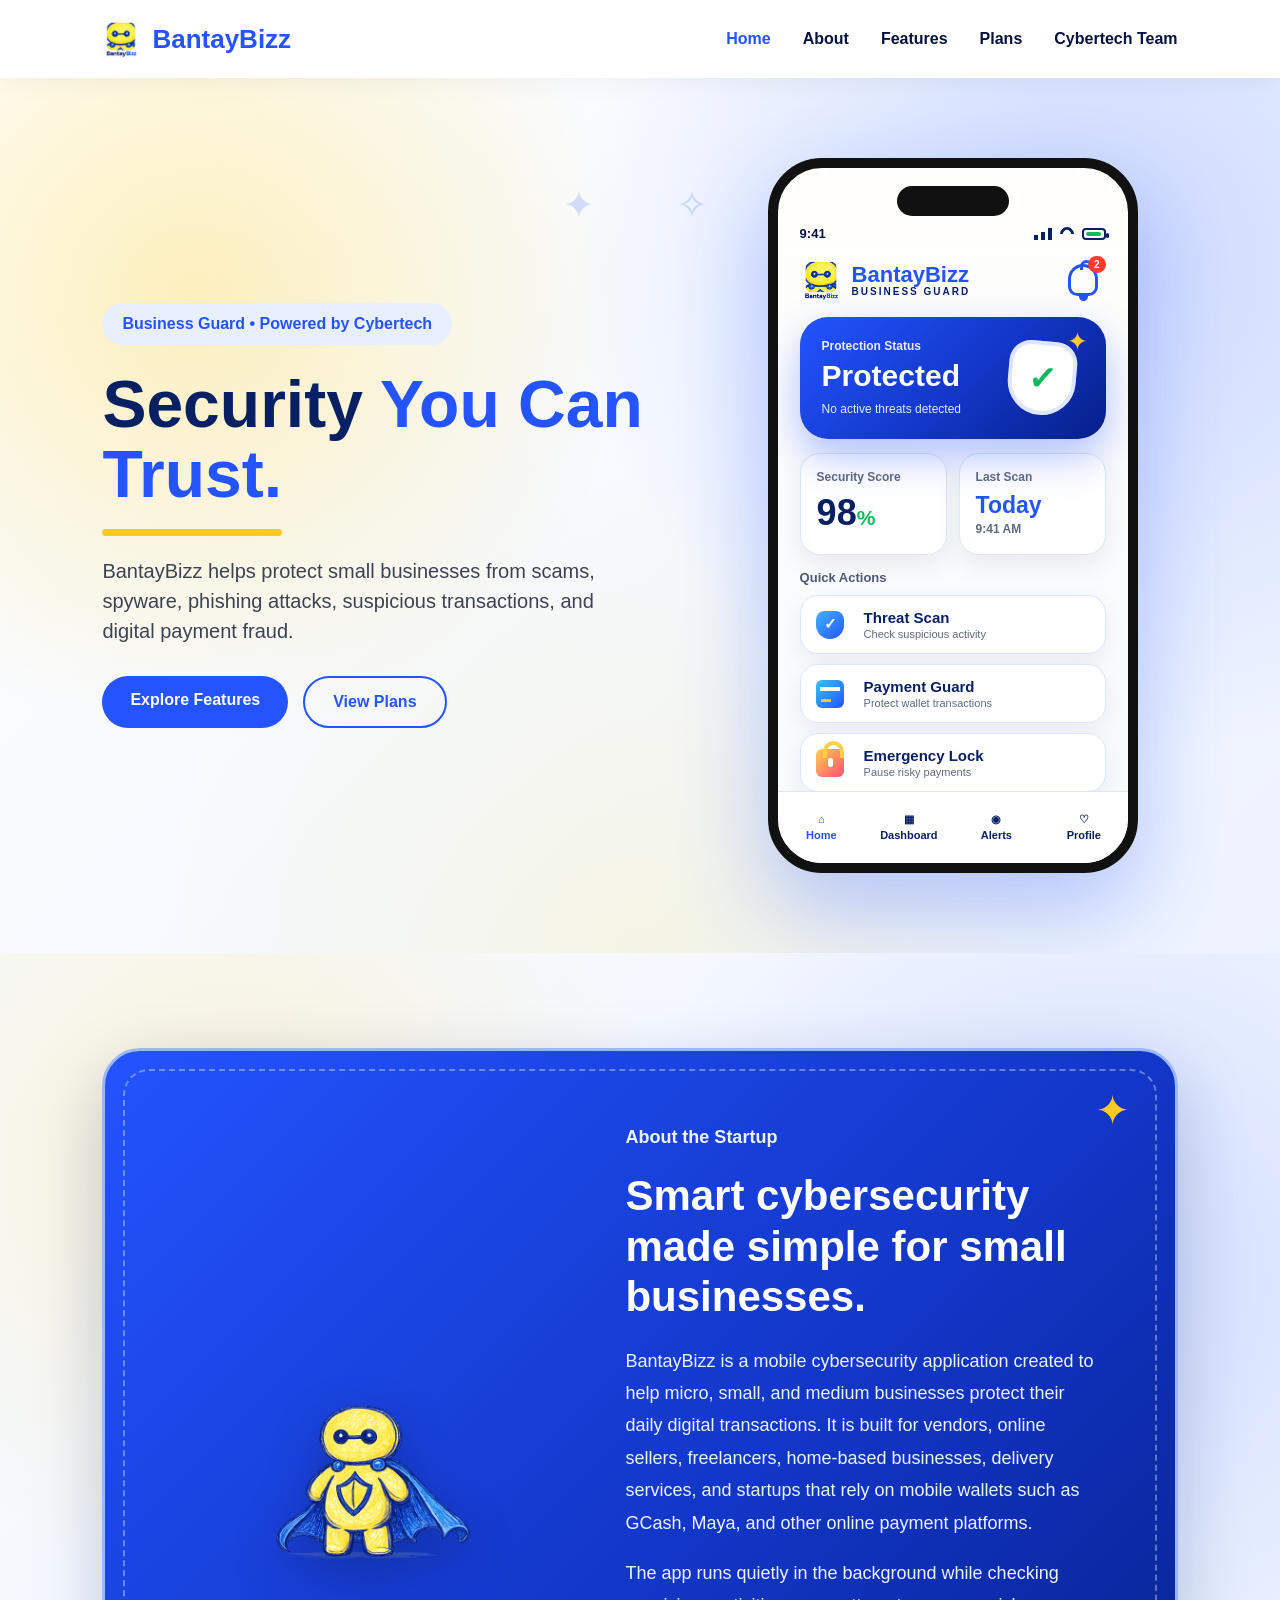
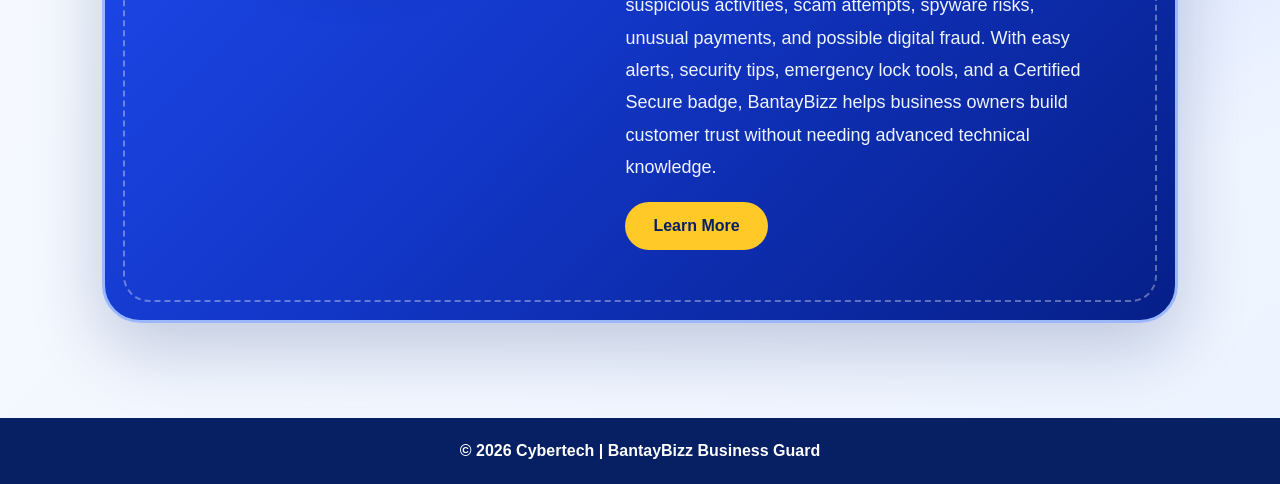
<file: index.html>
<!DOCTYPE html>
<html lang="en">

<head>
    <meta charset="UTF-8" />
    <meta name="viewport" content="width=device-width, initial-scale=1.0" />
    <title>BantayBizz | Cybertech</title>
    <link rel="stylesheet" href="style.css?v=10" />
</head>

<body>

    <header>
        <nav class="navbar">
            <a href="index.html" class="brand">
                <img src="app_icon.png" alt="BantayBizz Icon">
                <span>BantayBizz</span>
            </a>

            <ul class="nav-links">
                <li><a href="index.html" class="active">Home</a></li>
                <li><a href="about.html">About</a></li>
                <li><a href="features.html">Features</a></li>
                <li><a href="plans.html">Plans</a></li>
                <li><a href="cybertech.html">Cybertech Team</a></li>
            </ul>
        </nav>
    </header>

    <main>

        <section class="hero">
            <div class="hero-text">
                <p class="badge">Business Guard • Powered by Cybertech</p>

                <h1>Security <span>You Can Trust.</span></h1>

                <p class="description">
                    BantayBizz helps protect small businesses from scams, spyware,
                    phishing attacks, suspicious transactions, and digital payment fraud.
                </p>

                <div class="buttons">
                    <a href="features.html" class="btn primary">Explore Features</a>
                    <a href="plans.html" class="btn secondary">View Plans</a>
                </div>
            </div>

            <div class="hero-phone">
                <div class="iphone">
                    <div class="dynamic-island"></div>

                    <div class="phone-status">
                        <span>9:41</span>
                        <div class="status-icons">
                            <span class="signal"></span>
                            <span class="wifi"></span>
                            <span class="battery"></span>
                        </div>
                    </div>

                    <div class="app-logo">
                        <img src="app_icon.png" alt="BantayBizz Icon">
                        <div>
                            <h3>BantayBizz</h3>
                            <p>Business Guard</p>
                        </div>
                        <span class="phone-bell"><b>2</b></span>
                    </div>

                    <div class="secure-card">
                        <div>
                            <p>Protection Status</p>
                            <h2>Protected</h2>
                            <span>No active threats detected</span>
                        </div>
                        <div class="shield-icon">✓</div>
                    </div>

                    <div class="score-row">
                        <div class="score-card">
                            <p>Security Score</p>
                            <h2>98<span>%</span></h2>
                        </div>

                        <div class="scan-card">
                            <p>Last Scan</p>
                            <h3>Today</h3>
                            <span>9:41 AM</span>
                        </div>
                    </div>

                    <p class="quick-label">Quick Actions</p>

                    <div class="action-list">
                        <div class="action-item">
                            <span class="icon shield-mini"></span>
                            <div>
                                <h4>Threat Scan</h4>
                                <p>Check suspicious activity</p>
                            </div>
                        </div>

                        <div class="action-item">
                            <span class="icon card-mini"></span>
                            <div>
                                <h4>Payment Guard</h4>
                                <p>Protect wallet transactions</p>
                            </div>
                        </div>

                        <div class="action-item">
                            <span class="icon lock-mini"></span>
                            <div>
                                <h4>Emergency Lock</h4>
                                <p>Pause risky payments</p>
                            </div>
                        </div>
                    </div>

                    <div class="trust-card">
                        <div>
                            <h3>Certified Secure</h3>
                            <p>Your shop is verified for safer customer transactions.</p>
                        </div>
                        <img src="mascot.png" alt="Mascot">
                    </div>

                    <div class="phone-nav">
                        <span class="active">⌂<br>Home</span>
                        <span>▦<br>Dashboard</span>
                        <span>◉<br>Alerts</span>
                        <span>♡<br>Profile</span>
                    </div>
                </div>
            </div>
        </section>

        <section class="info-section">
            <div class="doodle-box">
                <div class="mascot-side">
                    <img src="mascot.png" alt="BantayBizz Mascot">
                </div>

                <div class="text-side">
                    <p class="section-label">About the Startup</p>

                    <h2>Smart cybersecurity made simple for small businesses.</h2>

                    <p>
                        BantayBizz is a mobile cybersecurity application created to help micro,
                        small, and medium businesses protect their daily digital transactions.
                        It is built for vendors, online sellers, freelancers, home-based businesses,
                        delivery services, and startups that rely on mobile wallets such as GCash,
                        Maya, and other online payment platforms.
                    </p>

                    <p>
                        The app runs quietly in the background while checking suspicious activities,
                        scam attempts, spyware risks, unusual payments, and possible digital fraud.
                        With easy alerts, security tips, emergency lock tools, and a Certified Secure
                        badge, BantayBizz helps business owners build customer trust without needing
                        advanced technical knowledge.
                    </p>

                    <a href="about.html" class="btn light-btn">Learn More</a>
                </div>
            </div>
        </section>

    </main>

    <footer>
        <p>© 2026 Cybertech | BantayBizz Business Guard</p>
    </footer>

</body>

</html>
</file>
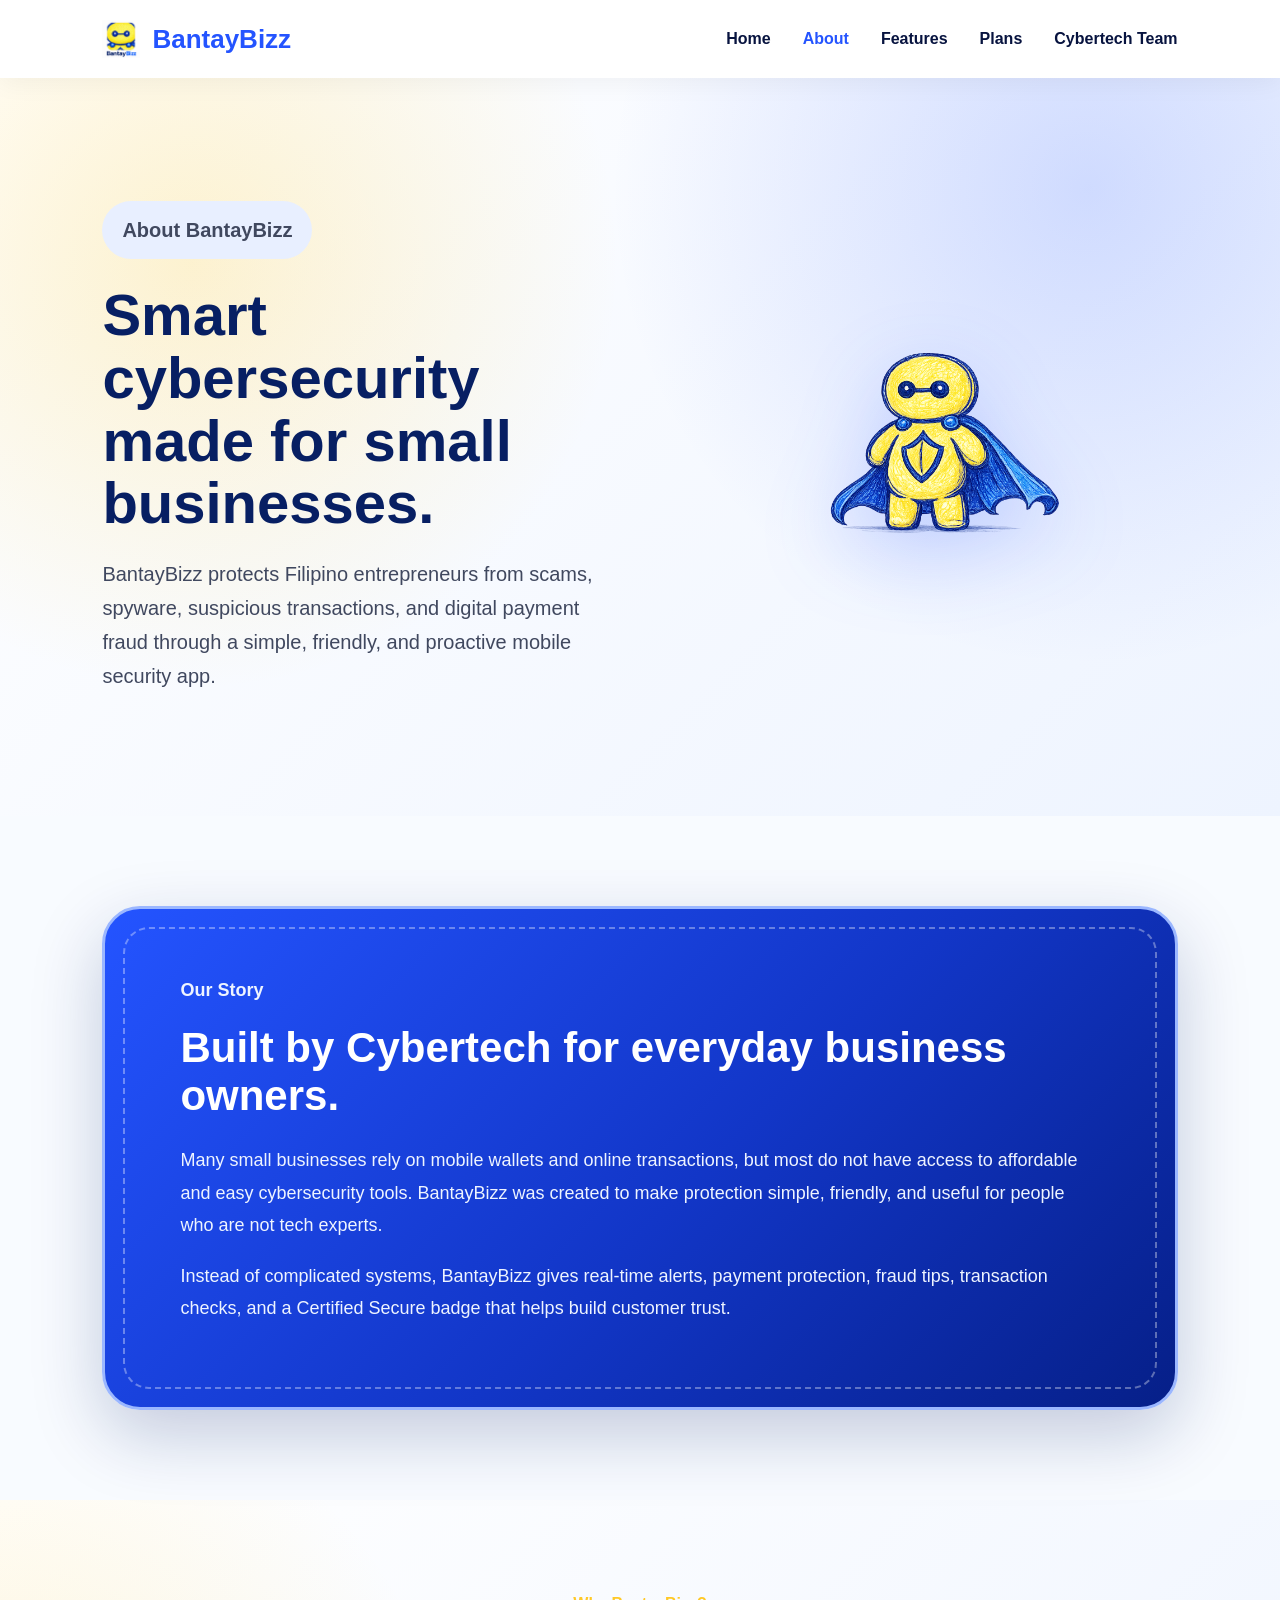
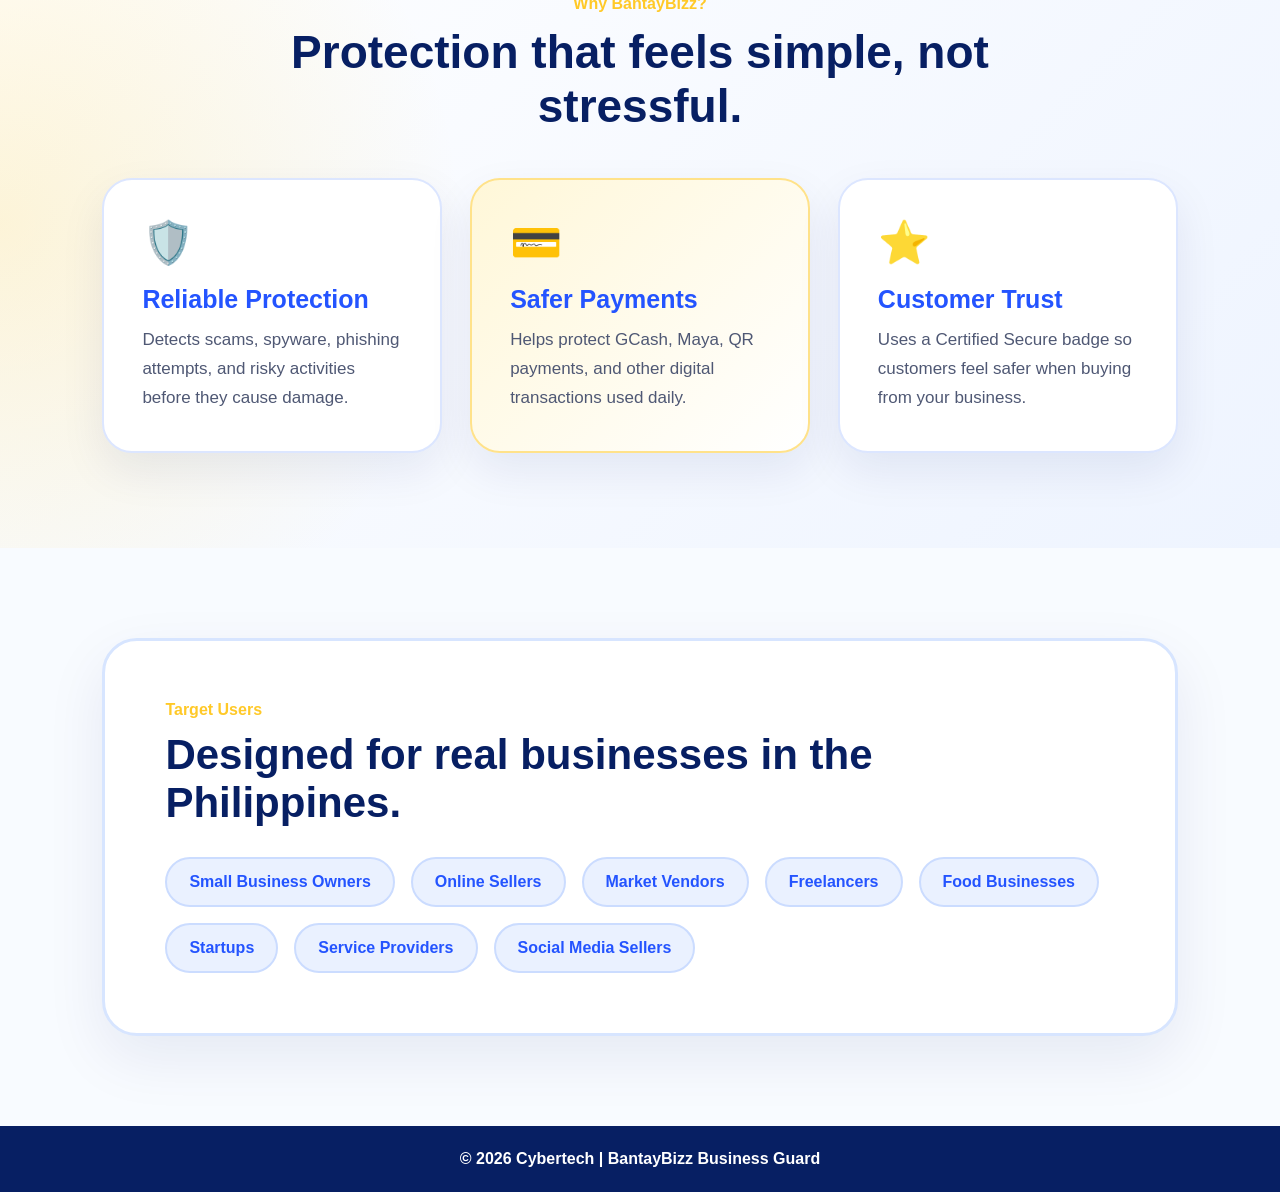
<file: about.html>
<!DOCTYPE html>
<html lang="en">

<head>
    <meta charset="UTF-8" />
    <meta name="viewport" content="width=device-width, initial-scale=1.0" />
    <title>About | BantayBizz</title>
    <link rel="stylesheet" href="style.css?v=12" />
</head>

<body>

    <header>
        <nav class="navbar">
            <a href="index.html" class="brand">
                <img src="app_icon.png" alt="BantayBizz Icon">
                <span>BantayBizz</span>
            </a>

            <ul class="nav-links">
                <li><a href="index.html">Home</a></li>
                <li><a href="about.html" class="active">About</a></li>
                <li><a href="features.html">Features</a></li>
                <li><a href="plans.html">Plans</a></li>
                <li><a href="cybertech.html">Cybertech Team</a></li>
            </ul>
        </nav>
    </header>

    <main>

        <section class="about-hero">
            <div class="about-hero-text">
                <p class="badge">About BantayBizz</p>
                <h1>Smart cybersecurity made for small businesses.</h1>
                <p>
                    BantayBizz protects Filipino entrepreneurs from scams, spyware,
                    suspicious transactions, and digital payment fraud through a simple,
                    friendly, and proactive mobile security app.
                </p>
            </div>

            <div class="about-hero-img">
                <img src="mascot.png" alt="BantayBizz Mascot">
            </div>
        </section>

        <section class="about-content">
            <div class="about-blue-card">
                <p class="section-label">Our Story</p>
                <h2>Built by Cybertech for everyday business owners.</h2>

                <p>
                    Many small businesses rely on mobile wallets and online transactions, but
                    most do not have access to affordable and easy cybersecurity tools.
                    BantayBizz was created to make protection simple, friendly, and useful for
                    people who are not tech experts.
                </p>

                <p>
                    Instead of complicated systems, BantayBizz gives real-time alerts,
                    payment protection, fraud tips, transaction checks, and a Certified Secure
                    badge that helps build customer trust.
                </p>
            </div>
        </section>

        <section class="why-section">
            <p class="section-label center">Why BantayBizz?</p>
            <h2 class="section-title">Protection that feels simple, not stressful.</h2>

            <div class="three-grid">
                <div class="why-card">
                    <span>🛡️</span>
                    <h3>Reliable Protection</h3>
                    <p>Detects scams, spyware, phishing attempts, and risky activities before they cause damage.</p>
                </div>

                <div class="why-card yellow-card">
                    <span>💳</span>
                    <h3>Safer Payments</h3>
                    <p>Helps protect GCash, Maya, QR payments, and other digital transactions used daily.</p>
                </div>

                <div class="why-card">
                    <span>⭐</span>
                    <h3>Customer Trust</h3>
                    <p>Uses a Certified Secure badge so customers feel safer when buying from your business.</p>
                </div>
            </div>
        </section>

        <section class="target-section">
            <div class="target-box">
                <p class="section-label">Target Users</p>
                <h2>Designed for real businesses in the Philippines.</h2>

                <div class="target-tags">
                    <span>Small Business Owners</span>
                    <span>Online Sellers</span>
                    <span>Market Vendors</span>
                    <span>Freelancers</span>
                    <span>Food Businesses</span>
                    <span>Startups</span>
                    <span>Service Providers</span>
                    <span>Social Media Sellers</span>
                </div>
            </div>
        </section>

    </main>

    <footer>
        <p>© 2026 Cybertech | BantayBizz Business Guard</p>
    </footer>

</body>

</html>
</file>
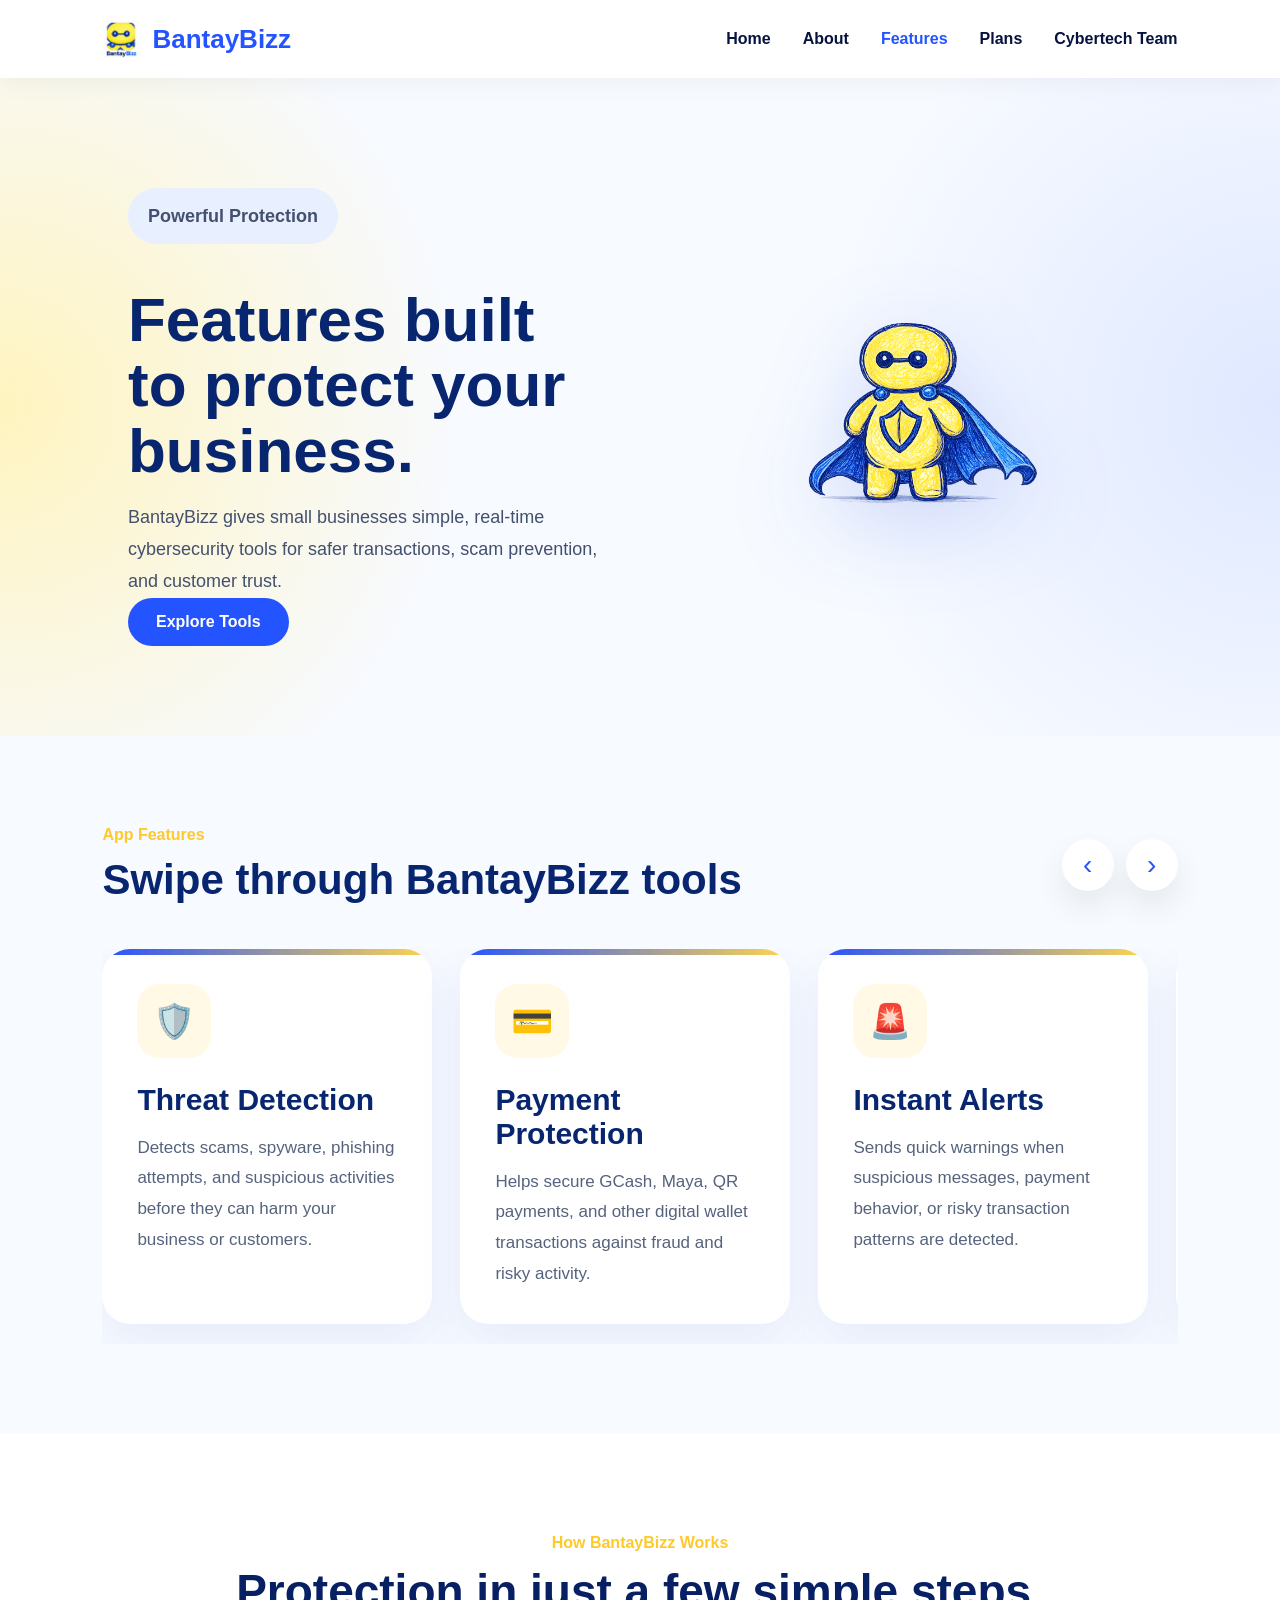
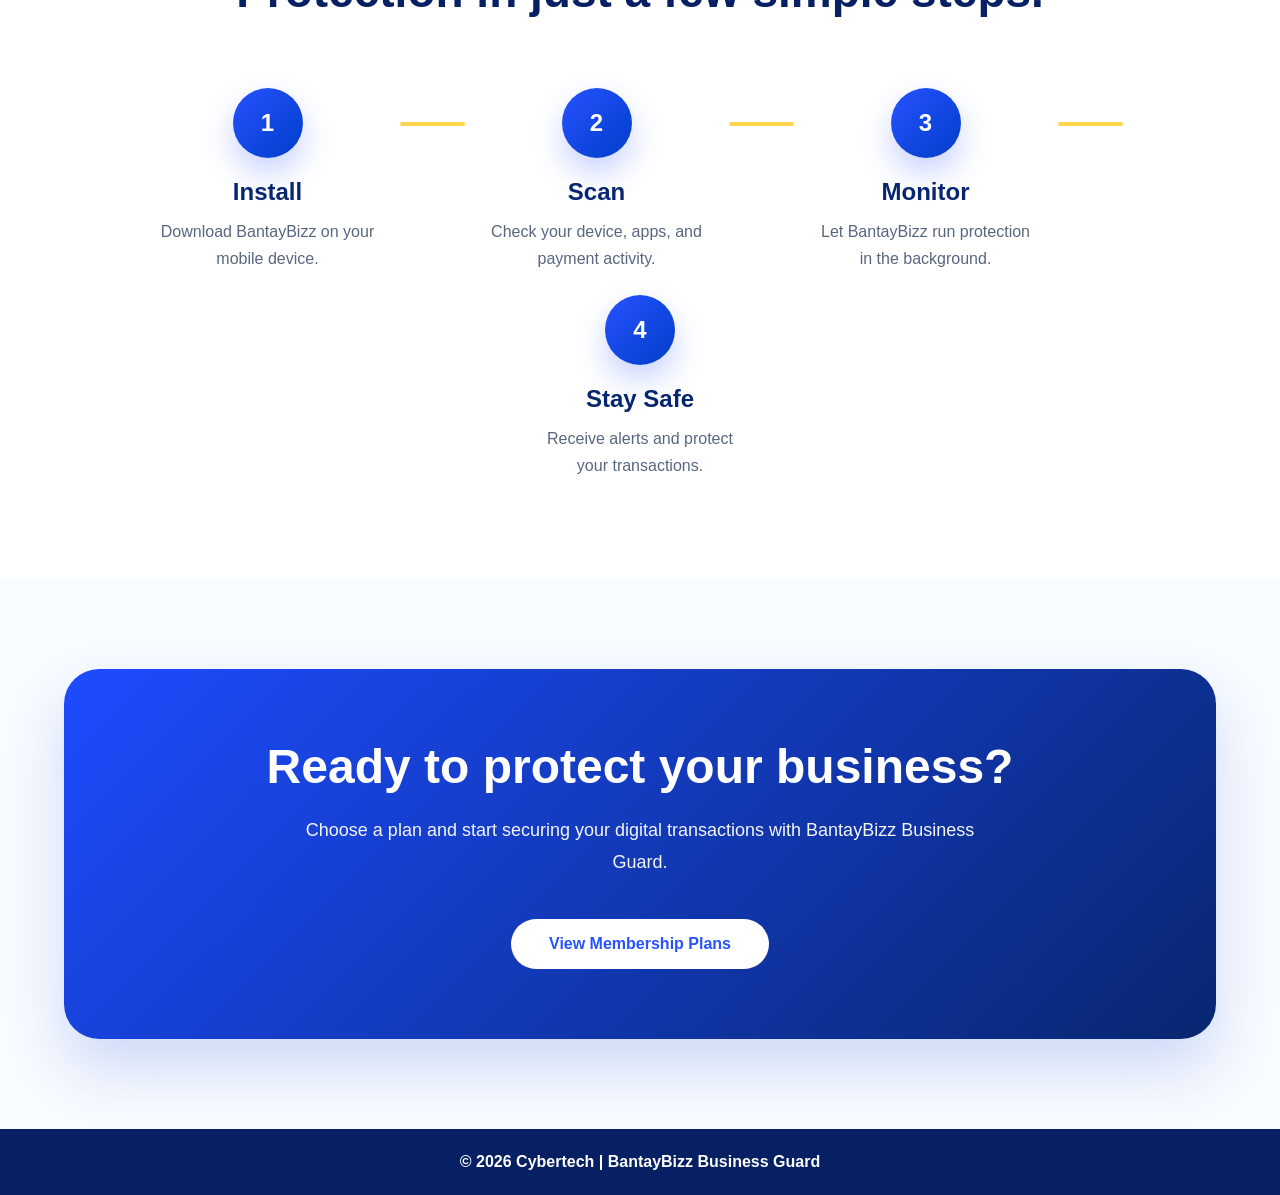
<file: features.html>
<!DOCTYPE html>
<html lang="en">

<head>
    <meta charset="UTF-8" />
    <meta name="viewport" content="width=device-width, initial-scale=1.0" />
    <title>Features | BantayBizz</title>
    <link rel="stylesheet" href="style.css?v=30" />
</head>

<body>

    <header>
        <nav class="navbar">
            <a href="index.html" class="brand">
                <img src="app_icon.png" alt="BantayBizz Icon">
                <span>BantayBizz</span>
            </a>

            <ul class="nav-links">
                <li><a href="index.html">Home</a></li>
                <li><a href="about.html">About</a></li>
                <li><a href="features.html" class="active">Features</a></li>
                <li><a href="plans.html">Plans</a></li>
                <li><a href="cybertech.html">Cybertech Team</a></li>
            </ul>
        </nav>
    </header>

    <main>

        <section class="features-hero">
            <div class="features-hero-text">
                <p class="badge">Powerful Protection</p>

                <h1>Features built to protect your business.</h1>

                <p>
                    BantayBizz gives small businesses simple, real-time cybersecurity tools
                    for safer transactions, scam prevention, and customer trust.
                </p>

                <a href="#featureCarouselSection" class="btn primary">Explore Tools</a>
            </div>

            <div class="features-hero-art">
                <img src="mascot.png" alt="BantayBizz Mascot">
            </div>
        </section>

        <section class="feature-carousel-section" id="featureCarouselSection">
            <div class="carousel-header">
                <div>
                    <p class="section-label">App Features</p>
                    <h2>Swipe through BantayBizz tools</h2>
                </div>

                <div class="carousel-buttons">
                    <button type="button" id="prevBtn">‹</button>
                    <button type="button" id="nextBtn">›</button>
                </div>
            </div>

            <div class="carousel-wrapper">
                <div class="features-carousel" id="featuresCarousel">

                    <article class="feature-card">
                        <div class="feature-icon">🛡️</div>
                        <h3>Threat Detection</h3>
                        <p>
                            Detects scams, spyware, phishing attempts, and suspicious activities
                            before they can harm your business or customers.
                        </p>
                    </article>

                    <article class="feature-card">
                        <div class="feature-icon">💳</div>
                        <h3>Payment Protection</h3>
                        <p>
                            Helps secure GCash, Maya, QR payments, and other digital wallet
                            transactions against fraud and risky activity.
                        </p>
                    </article>

                    <article class="feature-card">
                        <div class="feature-icon">🚨</div>
                        <h3>Instant Alerts</h3>
                        <p>
                            Sends quick warnings when suspicious messages, payment behavior,
                            or risky transaction patterns are detected.
                        </p>
                    </article>

                    <article class="feature-card">
                        <div class="feature-icon">🔒</div>
                        <h3>Emergency Lock</h3>
                        <p>
                            Lets business owners pause risky transactions instantly when they
                            suspect fraud, theft, or account compromise.
                        </p>
                    </article>

                    <article class="feature-card">
                        <div class="feature-icon">🏆</div>
                        <h3>Certified Secure Badge</h3>
                        <p>
                            Shows customers that your business is verified and protected,
                            helping build trust during online transactions.
                        </p>
                    </article>

                    <article class="feature-card">
                        <div class="feature-icon">📊</div>
                        <h3>Business Dashboard</h3>
                        <p>
                            Displays security score, alerts, transaction reports, and overall
                            protection status in one simple dashboard.
                        </p>
                    </article>

                </div>
            </div>
        </section>

        <section class="timeline-section">
            <p class="section-label center">How BantayBizz Works</p>
            <h2 class="section-title">Protection in just a few simple steps.</h2>

            <div class="timeline">
                <div class="step">
                    <div class="circle">1</div>
                    <h4>Install</h4>
                    <p>Download BantayBizz on your mobile device.</p>
                </div>

                <div class="line"></div>

                <div class="step">
                    <div class="circle">2</div>
                    <h4>Scan</h4>
                    <p>Check your device, apps, and payment activity.</p>
                </div>

                <div class="line"></div>

                <div class="step">
                    <div class="circle">3</div>
                    <h4>Monitor</h4>
                    <p>Let BantayBizz run protection in the background.</p>
                </div>

                <div class="line"></div>

                <div class="step">
                    <div class="circle">4</div>
                    <h4>Stay Safe</h4>
                    <p>Receive alerts and protect your transactions.</p>
                </div>
            </div>
        </section>

        <section class="cta-section">
            <h2>Ready to protect your business?</h2>
            <p>
                Choose a plan and start securing your digital transactions with
                BantayBizz Business Guard.
            </p>
            <a href="plans.html" class="btn cta-btn">View Membership Plans</a>
        </section>

    </main>

    <footer>
        <p>© 2026 Cybertech | BantayBizz Business Guard</p>
    </footer>

    <script src="script.js"></script>
</body>

</html>
</file>
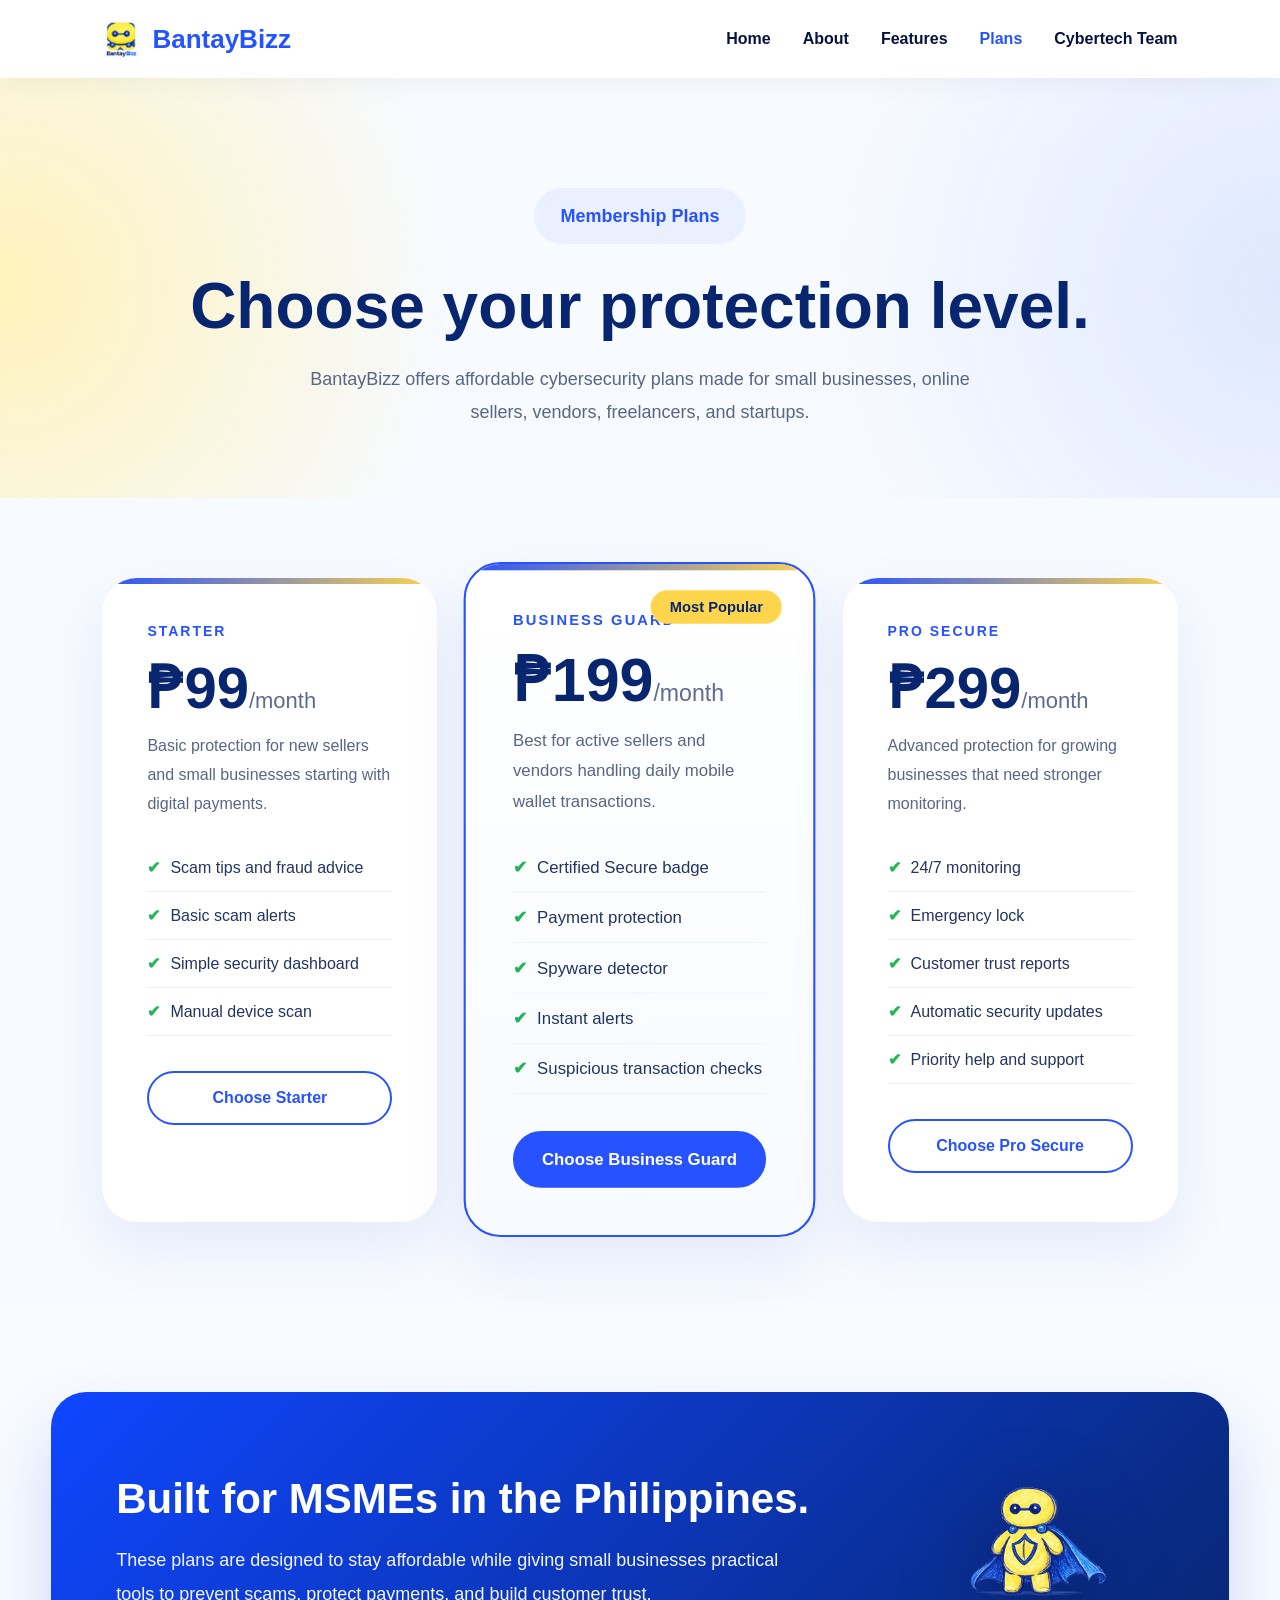
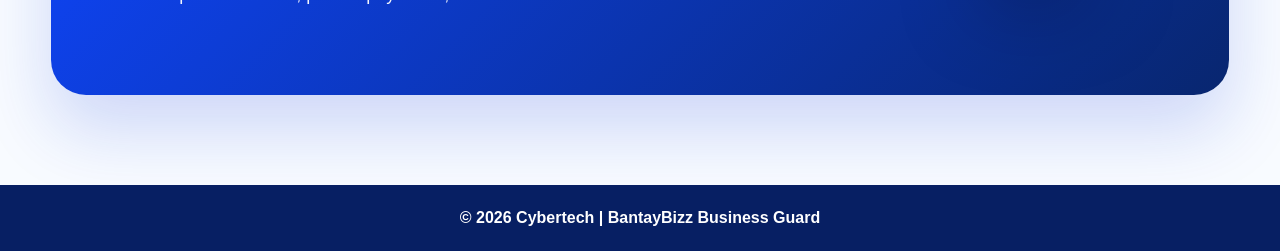
<file: plans.html>
<!DOCTYPE html>
<html lang="en">

<head>
    <meta charset="UTF-8" />
    <meta name="viewport" content="width=device-width, initial-scale=1.0" />
    <title>Plans | BantayBizz</title>
    <link rel="stylesheet" href="style.css?v=40" />
</head>

<body>

    <header>
        <nav class="navbar">
            <a href="index.html" class="brand">
                <img src="app_icon.png" alt="BantayBizz Icon">
                <span>BantayBizz</span>
            </a>

            <ul class="nav-links">
                <li><a href="index.html">Home</a></li>
                <li><a href="about.html">About</a></li>
                <li><a href="features.html">Features</a></li>
                <li><a href="plans.html" class="active">Plans</a></li>
                <li><a href="cybertech.html">Cybertech Team</a></li>
            </ul>
        </nav>
    </header>

    <main>

        <section class="plans-hero">
            <p class="badge">Membership Plans</p>
            <h1>Choose your protection level.</h1>
            <p>
                BantayBizz offers affordable cybersecurity plans made for small businesses,
                online sellers, vendors, freelancers, and startups.
            </p>
        </section>

        <section class="pricing-section">

            <div class="pricing-card">
                <p class="plan-label">Starter</p>
                <h2>₱99<span>/month</span></h2>
                <p class="plan-desc">
                    Basic protection for new sellers and small businesses starting with digital payments.
                </p>

                <ul>
                    <li>Scam tips and fraud advice</li>
                    <li>Basic scam alerts</li>
                    <li>Simple security dashboard</li>
                    <li>Manual device scan</li>
                </ul>

                <a href="#" class="plan-btn">Choose Starter</a>
            </div>

            <div class="pricing-card featured-plan">
                <div class="popular-tag">Most Popular</div>

                <p class="plan-label">Business Guard</p>
                <h2>₱199<span>/month</span></h2>
                <p class="plan-desc">
                    Best for active sellers and vendors handling daily mobile wallet transactions.
                </p>

                <ul>
                    <li>Certified Secure badge</li>
                    <li>Payment protection</li>
                    <li>Spyware detector</li>
                    <li>Instant alerts</li>
                    <li>Suspicious transaction checks</li>
                </ul>

                <a href="#" class="plan-btn popular-btn">Choose Business Guard</a>
            </div>

            <div class="pricing-card">
                <p class="plan-label">Pro Secure</p>
                <h2>₱299<span>/month</span></h2>
                <p class="plan-desc">
                    Advanced protection for growing businesses that need stronger monitoring.
                </p>

                <ul>
                    <li>24/7 monitoring</li>
                    <li>Emergency lock</li>
                    <li>Customer trust reports</li>
                    <li>Automatic security updates</li>
                    <li>Priority help and support</li>
                </ul>

                <a href="#" class="plan-btn">Choose Pro Secure</a>
            </div>

        </section>

        <section class="plan-note">
            <div>
                <h2>Built for MSMEs in the Philippines.</h2>
                <p>
                    These plans are designed to stay affordable while giving small businesses
                    practical tools to prevent scams, protect payments, and build customer trust.
                </p>
            </div>

            <img src="mascot.png" alt="BantayBizz Mascot">
        </section>

    </main>

    <footer>
        <p>© 2026 Cybertech | BantayBizz Business Guard</p>
    </footer>

</body>

</html>
</file>
<file: style.css>
* {
    margin: 0;
    padding: 0;
    box-sizing: border-box;
    font-family: "Trebuchet MS", Arial, sans-serif;
}

:root {
    --blue: #2454ff;
    --blue2: #1236c7;
    --dark: #071f63;
    --yellow: #ffc928;
    --text: #07133f;
    --green: #10b861;
}

body {
    color: var(--text);
    background: #f8fbff;
}

header {
    background: white;
    box-shadow: 0 4px 25px rgba(0, 0, 0, 0.05);
    position: sticky;
    top: 0;
    z-index: 99;
}

.navbar {
    width: 84%;
    height: 78px;
    margin: auto;
    display: flex;
    align-items: center;
    justify-content: space-between;
}

.brand {
    text-decoration: none;
    color: var(--blue);
    font-size: 26px;
    font-weight: 900;
    display: flex;
    align-items: center;
    gap: 12px;
}

.brand img {
    width: 38px;
    height: 38px;
    object-fit: contain;
}

.nav-links {
    display: flex;
    list-style: none;
    gap: 32px;
}

.nav-links a {
    text-decoration: none;
    color: var(--text);
    font-weight: 900;
}

.nav-links a:hover,
.nav-links .active {
    color: var(--blue);
}

.hero {
    width: 100%;
    min-height: 88vh;
    display: grid;
    grid-template-columns: minmax(0, 1fr) 450px;
    align-items: center;
    gap: 80px;
    padding: 80px 8%;
    background:
        radial-gradient(circle at 15% 25%, rgba(255, 200, 0, 0.26), transparent 35%),
        radial-gradient(circle at 85% 20%, rgba(36, 84, 255, 0.2), transparent 40%),
        radial-gradient(circle at 50% 100%, rgba(255, 215, 0, 0.1), transparent 45%),
        linear-gradient(135deg, #ffffff 0%, #f7faff 45%, #edf3ff 100%);
    position: relative;
    overflow: hidden;
}

.hero::before {
    content: "✦  ✧  ✦";
    position: absolute;
    top: 105px;
    left: 44%;
    color: rgba(36, 84, 255, 0.18);
    font-size: 38px;
    letter-spacing: 35px;
}

.badge {
    display: inline-block;
    background: #e8efff;
    color: var(--blue);
    padding: 12px 20px;
    border-radius: 40px;
    font-weight: 900;
    margin-bottom: 25px;
}

.hero h1 {
    font-size: 66px;
    line-height: 1.05;
    color: var(--dark);
    margin-bottom: 20px;
}

.hero h1 span {
    color: var(--blue);
}

.hero h1::after {
    content: "";
    display: block;
    width: 180px;
    height: 7px;
    background: var(--yellow);
    border-radius: 20px;
    margin-top: 20px;
}

.description {
    max-width: 560px;
    font-size: 20px;
    line-height: 1.5;
    color: #3d4253;
    margin-bottom: 30px;
}

.buttons {
    display: flex;
    gap: 15px;
}

.btn {
    text-decoration: none;
    padding: 15px 28px;
    border-radius: 40px;
    font-weight: 900;
    display: inline-block;
}

.primary {
    background: var(--blue);
    color: white;
}

.secondary {
    border: 2px solid var(--blue);
    color: var(--blue);
}

.light-btn {
    background: var(--yellow);
    color: var(--dark);
}

.hero-phone {
    display: flex;
    justify-content: center;
    align-items: center;
}

.iphone {
    width: 370px;
    height: 715px;
    background: linear-gradient(180deg, #fffefa 0%, #f7faff 100%);
    border: 10px solid #111;
    border-radius: 54px;
    padding: 58px 22px 82px;
    position: relative;
    overflow: hidden;
    box-shadow: 0 38px 90px rgba(36, 84, 255, 0.30);
}

.dynamic-island {
    position: absolute;
    top: 18px;
    left: 50%;
    transform: translateX(-50%);
    width: 112px;
    height: 30px;
    background: #111;
    border-radius: 40px;
    z-index: 5;
}

.phone-status {
    display: flex;
    justify-content: space-between;
    font-size: 13px;
    font-weight: 900;
    margin-bottom: 18px;
}

.status-icons {
    display: flex;
    align-items: center;
    gap: 8px;
}

.signal {
    width: 18px;
    height: 12px;
    background:
        linear-gradient(var(--dark), var(--dark)) 0 7px/4px 5px no-repeat,
        linear-gradient(var(--dark), var(--dark)) 7px 4px/4px 8px no-repeat,
        linear-gradient(var(--dark), var(--dark)) 14px 0/4px 12px no-repeat;
}

.wifi {
    width: 14px;
    height: 14px;
    border: 3px solid var(--dark);
    border-left-color: transparent;
    border-bottom-color: transparent;
    border-radius: 50%;
    transform: rotate(-45deg);
}

.battery {
    width: 24px;
    height: 12px;
    border: 2px solid var(--dark);
    border-radius: 4px;
    position: relative;
}

.battery::before {
    content: "";
    position: absolute;
    right: -5px;
    top: 3px;
    width: 3px;
    height: 5px;
    background: var(--dark);
    border-radius: 2px;
}

.battery::after {
    content: "";
    position: absolute;
    left: 2px;
    top: 2px;
    width: 15px;
    height: 4px;
    background: var(--green);
    border-radius: 2px;
}

.app-logo {
    display: grid;
    grid-template-columns: 42px 1fr 38px;
    align-items: center;
    gap: 10px;
    margin-bottom: 16px;
}

.app-logo img {
    width: 42px;
    height: 42px;
    object-fit: contain;
}

.app-logo h3 {
    color: var(--blue);
    font-size: 22px;
    line-height: 1;
}

.app-logo p {
    color: var(--dark);
    font-size: 10px;
    font-weight: 900;
    letter-spacing: 2px;
    text-transform: uppercase;
}

.phone-bell {
    position: relative;
    width: 30px;
    height: 32px;
    border: 3px solid var(--blue);
    border-radius: 16px 16px 10px 10px;
    display: inline-block;
}

.phone-bell::before {
    content: "";
    position: absolute;
    top: -7px;
    left: 9px;
    width: 7px;
    height: 7px;
    border: 3px solid var(--blue);
    border-bottom: 0;
    border-radius: 10px 10px 0 0;
}

.phone-bell::after {
    content: "";
    position: absolute;
    bottom: -8px;
    left: 8px;
    width: 9px;
    height: 5px;
    background: var(--blue);
    border-radius: 0 0 8px 8px;
}

.phone-bell b {
    position: absolute;
    top: -11px;
    right: -11px;
    background: #ff3b30;
    color: white;
    font-size: 10px;
    padding: 3px 6px;
    border-radius: 50%;
    z-index: 4;
}

.secure-card {
    background: linear-gradient(135deg, #2454ff 0%, #1236c7 55%, #061f88 100%);
    color: white;
    border-radius: 28px;
    padding: 22px;
    display: grid;
    grid-template-columns: 1fr 76px;
    align-items: center;
    gap: 12px;
    box-shadow: 0 18px 40px rgba(36, 84, 255, 0.35);
    margin-bottom: 14px;
    position: relative;
    overflow: hidden;
}

.secure-card::after {
    content: "✦";
    position: absolute;
    right: 18px;
    top: 10px;
    color: var(--yellow);
    font-size: 25px;
}

.secure-card p {
    font-size: 12px;
    opacity: 0.9;
    font-weight: 900;
}

.secure-card h2 {
    font-size: 30px;
    margin: 6px 0;
}

.secure-card span {
    font-size: 12px;
    opacity: 0.9;
}

.shield-icon {
    width: 68px;
    height: 74px;
    background: white;
    color: var(--green);
    border-radius: 24px 24px 38px 38px;
    display: flex;
    align-items: center;
    justify-content: center;
    font-size: 34px;
    font-weight: 900;
    transform: rotate(5deg);
    box-shadow: inset 0 0 0 4px rgba(36, 84, 255, 0.15);
}

.score-row {
    display: grid;
    grid-template-columns: 1fr 1fr;
    gap: 12px;
    margin-bottom: 15px;
}

.score-card,
.scan-card {
    background: white;
    border: 1px solid #dce6ff;
    border-radius: 20px;
    padding: 16px;
    min-height: 102px;
    box-shadow: 0 10px 25px rgba(7, 31, 99, 0.08);
}

.score-card p,
.scan-card p {
    color: #606980;
    font-size: 12px;
    font-weight: 900;
    margin-bottom: 8px;
}

.score-card h2 {
    color: var(--dark);
    font-size: 36px;
}

.score-card h2 span {
    color: var(--green);
    font-size: 21px;
}

.scan-card h3 {
    color: var(--blue);
    font-size: 23px;
}

.scan-card span {
    color: #606980;
    font-size: 12px;
    font-weight: 700;
}

.quick-label {
    color: #4f5874;
    font-size: 13px;
    font-weight: 900;
    margin-bottom: 10px;
}

.action-list {
    display: grid;
    gap: 10px;
    margin-bottom: 13px;
}

.action-item {
    background: white;
    border: 1px solid #dce6ff;
    border-radius: 18px;
    padding: 13px 15px;
    display: grid;
    grid-template-columns: 38px 1fr;
    gap: 10px;
    align-items: center;
    box-shadow: 0 8px 22px rgba(7, 31, 99, 0.07);
}

.action-item h4 {
    color: var(--dark);
    font-size: 15px;
}

.action-item p {
    color: #606980;
    font-size: 11px;
    margin-top: 2px;
}

.icon {
    width: 28px;
    height: 28px;
    display: inline-block;
    position: relative;
}

.shield-mini {
    background: linear-gradient(135deg, #43b3ff, #2454ff);
    border-radius: 9px 9px 15px 15px;
}

.shield-mini::after {
    content: "✓";
    color: white;
    font-size: 15px;
    font-weight: 900;
    position: absolute;
    left: 8px;
    top: 4px;
}

.card-mini {
    background: linear-gradient(135deg, #32c5ff, #2454ff);
    border-radius: 6px;
}

.card-mini::before {
    content: "";
    position: absolute;
    left: 4px;
    right: 4px;
    top: 7px;
    height: 4px;
    background: white;
}

.card-mini::after {
    content: "";
    position: absolute;
    left: 5px;
    bottom: 6px;
    width: 10px;
    height: 3px;
    background: var(--yellow);
}

.lock-mini {
    background: linear-gradient(135deg, #ffcf4a, #ff4e7a);
    border-radius: 6px;
}

.lock-mini::before {
    content: "";
    position: absolute;
    left: 7px;
    top: -8px;
    width: 13px;
    height: 13px;
    border: 4px solid #ffcf4a;
    border-bottom: 0;
    border-radius: 14px 14px 0 0;
}

.lock-mini::after {
    content: "";
    position: absolute;
    left: 12px;
    top: 9px;
    width: 5px;
    height: 9px;
    background: white;
    border-radius: 4px;
}

.trust-card {
    background: linear-gradient(135deg, #fff7d8, #eaf1ff);
    border: 1px solid #ffe28a;
    border-radius: 22px;
    padding: 14px;
    display: grid;
    grid-template-columns: 1fr 65px;
    gap: 10px;
    align-items: center;
}

.trust-card h3 {
    color: var(--dark);
    font-size: 17px;
}

.trust-card p {
    color: #5f6680;
    font-size: 12px;
    margin-top: 4px;
}

.trust-card img {
    width: 65px;
    height: 65px;
    object-fit: contain;
}

.phone-nav {
    position: absolute;
    left: 0;
    right: 0;
    bottom: 0;
    height: 72px;
    background: white;
    border-top: 1px solid #dbe5ff;
    display: grid;
    grid-template-columns: repeat(4, 1fr);
    align-items: center;
}

.phone-nav span {
    text-align: center;
    font-size: 11px;
    font-weight: 900;
    color: var(--dark);
    line-height: 1.4;
}

.phone-nav .active {
    color: var(--blue);
}

.info-section {
    width: 100%;
    padding: 95px 8%;
    background:
        radial-gradient(circle at 18% 20%, rgba(255, 201, 40, 0.18), transparent 32%),
        radial-gradient(circle at 85% 30%, rgba(36, 84, 255, 0.16), transparent 38%),
        linear-gradient(135deg, #f8fbff, #eef4ff);
}

.doodle-box {
    background: linear-gradient(135deg, #2454ff 0%, #1236c7 55%, #061f88 100%);
    border: 3px solid #9bb7ff;
    border-radius: 38px;
    padding: 70px 80px;
    display: grid;
    grid-template-columns: 370px 1fr;
    gap: 70px;
    align-items: center;
    box-shadow: 0 25px 70px rgba(7, 31, 99, 0.22);
    position: relative;
    overflow: hidden;
}

.doodle-box::after {
    content: "";
    position: absolute;
    inset: 18px;
    border: 2px dashed rgba(255, 255, 255, 0.35);
    border-radius: 26px;
    pointer-events: none;
}

.doodle-box::before {
    content: "✦";
    position: absolute;
    top: 35px;
    right: 45px;
    color: var(--yellow);
    font-size: 42px;
}

.mascot-side img {
    width: 365px;
    max-width: 100%;
    display: block;
    filter: drop-shadow(0 18px 25px rgba(0, 0, 0, 0.22));
}

.text-side {
    position: relative;
    z-index: 2;
}

.section-label {
    color: var(--yellow);
    font-weight: 900;
    margin-bottom: 12px;
}

.text-side h2 {
    font-size: 42px;
    line-height: 1.2;
    color: white;
    margin-bottom: 22px;
}

.text-side p {
    font-size: 18px;
    line-height: 1.8;
    color: #eef4ff;
    margin-bottom: 18px;
}

footer {
    background: var(--dark);
    color: white;
    text-align: center;
    padding: 24px;
    font-weight: 700;
}

@media (max-width: 950px) {
    .nav-links {
        display: none;
    }

    .hero {
        grid-template-columns: 1fr;
        text-align: center;
        padding: 55px 7%;
    }

    .hero h1 {
        font-size: 45px;
    }

    .hero h1::after {
        margin-left: auto;
        margin-right: auto;
    }

    .buttons {
        justify-content: center;
    }

    .doodle-box {
        grid-template-columns: 1fr;
        text-align: center;
        padding: 40px;
    }

    .mascot-side img {
        margin: auto;
    }
}

/* ABOUT PAGE */

.about-hero {
    min-height: 82vh;
    padding: 90px 8%;
    display: grid;
    grid-template-columns: 1fr 480px;
    gap: 70px;
    align-items: center;
    background:
        radial-gradient(circle at 15% 25%, rgba(255, 201, 40, 0.22), transparent 35%),
        radial-gradient(circle at 85% 15%, rgba(36, 84, 255, 0.18), transparent 38%),
        linear-gradient(135deg, #ffffff, #eef4ff);
}

.about-hero-text h1 {
    font-size: 58px;
    line-height: 1.08;
    color: var(--dark);
    margin-bottom: 22px;
}

.about-hero-text p {
    font-size: 20px;
    line-height: 1.7;
    color: #40485f;
    max-width: 720px;
}

.about-hero-img {
    display: flex;
    justify-content: center;
}

.about-hero-img img {
    width: 430px;
    max-width: 100%;
    filter: drop-shadow(0 25px 40px rgba(36, 84, 255, 0.22));
    animation: floatAbout 4s ease-in-out infinite;
}

@keyframes floatAbout {

    0%,
    100% {
        transform: translateY(0);
    }

    50% {
        transform: translateY(-14px);
    }
}

.about-content {
    padding: 90px 8%;
    background: #f8fbff;
}

.about-blue-card {
    background: linear-gradient(135deg, #2454ff, #1236c7 55%, #061f88);
    color: white;
    padding: 65px 75px;
    border-radius: 38px;
    border: 3px solid #9bb7ff;
    box-shadow: 0 25px 70px rgba(7, 31, 99, 0.22);
    position: relative;
    overflow: hidden;
}

.about-blue-card::after {
    content: "";
    position: absolute;
    inset: 18px;
    border: 2px dashed rgba(255, 255, 255, 0.35);
    border-radius: 26px;
    pointer-events: none;
}

.about-blue-card h2 {
    font-size: 42px;
    margin-bottom: 24px;
}

.about-blue-card p {
    color: #eef4ff;
    font-size: 18px;
    line-height: 1.8;
    margin-bottom: 18px;
    position: relative;
    z-index: 2;
}

.why-section {
    padding: 95px 8%;
    text-align: center;
    background:
        radial-gradient(circle at left, rgba(255, 201, 40, 0.18), transparent 35%),
        linear-gradient(135deg, #ffffff, #eef4ff);
}

.center {
    text-align: center;
}

.section-title {
    font-size: 46px;
    color: var(--dark);
    margin: 12px auto 45px;
    max-width: 850px;
}

.three-grid {
    display: grid;
    grid-template-columns: repeat(3, 1fr);
    gap: 28px;
}

.why-card {
    background: white;
    border: 2px solid #dce6ff;
    border-radius: 30px;
    padding: 38px;
    text-align: left;
    box-shadow: 0 18px 45px rgba(7, 31, 99, 0.08);
    transition: 0.3s;
}

.why-card:hover {
    transform: translateY(-10px);
    box-shadow: 0 25px 60px rgba(36, 84, 255, 0.18);
}

.why-card span {
    font-size: 42px;
}

.why-card h3 {
    color: var(--blue);
    font-size: 25px;
    margin: 18px 0 12px;
}

.why-card p {
    color: #4f5874;
    line-height: 1.7;
    font-size: 17px;
}

.yellow-card {
    background: linear-gradient(135deg, #fff7d8, #ffffff);
    border-color: #ffe28a;
}

.target-section {
    padding: 90px 8%;
    background: #f8fbff;
}

.target-box {
    background: white;
    border: 3px solid #d7e5ff;
    border-radius: 35px;
    padding: 60px;
    box-shadow: 0 22px 60px rgba(7, 31, 99, 0.08);
}

.target-box h2 {
    color: var(--dark);
    font-size: 42px;
    margin-bottom: 30px;
}

.target-tags {
    display: flex;
    flex-wrap: wrap;
    gap: 16px;
}

.target-tags span {
    background: #eaf1ff;
    color: var(--blue);
    padding: 14px 22px;
    border-radius: 999px;
    font-weight: 900;
    border: 2px solid #cbdcff;
}

@media (max-width: 950px) {
    .about-hero {
        grid-template-columns: 1fr;
        text-align: center;
    }

    .about-hero-text p {
        margin: auto;
    }

    .three-grid {
        grid-template-columns: 1fr;
    }

    .target-box {
        text-align: center;
    }

    .target-tags {
        justify-content: center;
    }
}

/* ===========================
   FEATURES PAGE
=========================== */

.features-hero {
    display: flex;
    align-items: center;
    justify-content: space-between;
    gap: 80px;

    padding: 110px 10% 90px;

    background:
        radial-gradient(circle at left, #fff4bf 0%, transparent 35%),
        radial-gradient(circle at right, #dfe8ff 0%, transparent 35%),
        #f7faff;
}

.features-hero-text {
    flex: 1;
}

.features-hero-text h1 {
    font-size: 62px;
    line-height: 1.05;
    color: #08266f;
    margin: 18px 0;
    max-width: 560px;
}

.features-hero-text p {
    max-width: 600px;
    color: #43506e;
    font-size: 18px;
    line-height: 1.8;
}

.features-hero-art {
    flex: 1;
    display: flex;
    justify-content: center;
}

.features-hero-art img {
    width: 430px;
    filter: drop-shadow(0 25px 45px rgba(27, 73, 214, .18));
    animation: float 4s ease-in-out infinite;
}

@keyframes float {

    0% {
        transform: translateY(0);
    }

    50% {
        transform: translateY(-14px);
    }

    100% {
        transform: translateY(0);
    }

}


/* ===========================
CAROUSEL
=========================== */

.feature-carousel-section {

    padding: 90px 8%;
    background: #f7faff;

}

.carousel-header {

    display: flex;
    justify-content: space-between;
    align-items: center;
    margin-bottom: 45px;

}

.carousel-header h2 {

    font-size: 42px;
    color: #08266f;

}

.carousel-buttons {

    display: flex;
    gap: 12px;

}

.carousel-buttons button {

    width: 52px;
    height: 52px;

    border: none;
    cursor: pointer;

    border-radius: 50%;

    background: white;

    font-size: 28px;

    color: #2752ff;

    box-shadow: 0 15px 30px rgba(0, 0, 0, .08);

    transition: .25s;

}

.carousel-buttons button:hover {

    background: #2752ff;
    color: white;
    transform: translateY(-3px);

}

.carousel-wrapper {

    overflow: hidden;

}

.features-carousel {

    display: flex;
    gap: 28px;

    overflow-x: auto;

    scroll-behavior: smooth;

    padding-bottom: 20px;

    scrollbar-width: none;

}

.features-carousel::-webkit-scrollbar {

    display: none;

}


/* ===========================
FEATURE CARD
=========================== */

.feature-card {

    min-width: 330px;

    background: white;

    border-radius: 28px;

    padding: 35px;

    box-shadow: 0 20px 45px rgba(34, 73, 190, .08);

    transition: .35s;

    position: relative;

    overflow: hidden;

}

.feature-card::before {

    content: "";

    position: absolute;

    left: 0;
    top: 0;

    height: 6px;
    width: 100%;

    background: linear-gradient(90deg, #2752ff, #ffd54d);

}

.feature-card:hover {

    transform: translateY(-12px);

    box-shadow: 0 35px 60px rgba(39, 82, 255, .18);

}

.feature-icon {

    width: 74px;
    height: 74px;

    display: flex;
    justify-content: center;
    align-items: center;

    border-radius: 22px;

    font-size: 34px;

    background: #fff9e6;

    margin-bottom: 25px;

}

.feature-card h3 {

    font-size: 30px;

    color: #08266f;

    margin-bottom: 16px;

}

.feature-card p {

    color: #56637d;

    font-size: 17px;

    line-height: 1.8;

}


/* ===========================
TIMELINE
=========================== */

.timeline-section {

    padding: 100px 8%;

    background: white;

    text-align: center;

}

.timeline {

    display: flex;

    justify-content: center;

    align-items: flex-start;

    margin-top: 70px;

    gap: 22px;

    flex-wrap: wrap;

}

.step {

    width: 220px;

}

.circle {

    width: 70px;
    height: 70px;

    margin: auto;

    border-radius: 50%;

    display: flex;

    justify-content: center;
    align-items: center;

    background: linear-gradient(135deg, #2752ff, #003ec9);

    color: white;

    font-size: 24px;

    font-weight: 700;

    margin-bottom: 20px;

    box-shadow: 0 15px 30px rgba(39, 82, 255, .25);

}

.step h4 {

    color: #08266f;

    margin-bottom: 12px;

    font-size: 24px;

}

.step p {

    color: #59667f;

    line-height: 1.7;

}

.line {

    width: 65px;

    height: 4px;

    margin-top: 34px;

    background: #ffd54d;

    border-radius: 20px;

}


/* ===========================
CTA
=========================== */

.cta-section {

    margin: 90px auto;

    width: min(1200px, 90%);

    padding: 70px;

    border-radius: 35px;

    text-align: center;

    background: linear-gradient(135deg, #1d4cff, #08266f);

    color: white;

    box-shadow: 0 30px 60px rgba(24, 64, 210, .18);

}

.cta-section h2 {

    font-size: 48px;

    margin-bottom: 20px;

}

.cta-section p {

    font-size: 18px;

    opacity: .95;

    max-width: 700px;

    margin: auto;

    line-height: 1.8;

    margin-bottom: 40px;

}

.cta-btn {

    background: white;

    color: #2752ff;

    padding: 16px 38px;

    border-radius: 40px;

    font-weight: 700;

    text-decoration: none;

    transition: .3s;

    display: inline-block;

}

.cta-btn:hover {

    transform: translateY(-4px);

    background: #ffd54d;

    color: #08266f;

}


/* ===========================
RESPONSIVE
=========================== */

@media(max-width:900px) {

    .features-hero {

        flex-direction: column-reverse;
        text-align: center;
        gap: 40px;

    }

    .features-hero-text h1 {

        font-size: 48px;
        margin: auto;

    }

    .features-hero-text p {

        margin: auto;

    }

    .features-hero-art img {

        width: 320px;

    }

    .carousel-header {

        flex-direction: column;
        gap: 25px;

    }

    .timeline {

        flex-direction: column;

        align-items: center;

    }

    .line {

        display: none;

    }

    .feature-card {

        min-width: 290px;

    }

}

/* =========================
   PLANS PAGE
========================= */

.plans-hero {
    text-align: center;
    padding: 110px 10% 70px;

    background:
        radial-gradient(circle at left, #fff2bb 0%, transparent 35%),
        radial-gradient(circle at right, #dfe8ff 0%, transparent 35%),
        #f7faff;
}

.plans-hero .badge {
    display: inline-block;
    padding: 12px 26px;
    border-radius: 50px;
    background: #eaf0ff;
    color: #2752ff;
    font-weight: 700;
    margin-bottom: 25px;
}

.plans-hero h1 {
    font-size: 64px;
    color: #08266f;
    margin-bottom: 20px;
}

.plans-hero p {
    max-width: 700px;
    margin: auto;
    font-size: 18px;
    line-height: 1.8;
    color: #586684;
}


/* =========================
   PRICING
========================= */

.pricing-section {

    display: grid;

    grid-template-columns: repeat(auto-fit, minmax(330px, 1fr));

    gap: 35px;

    padding: 80px 8%;

    background: #f7faff;

}

.pricing-card {

    background: white;

    border-radius: 35px;

    padding: 45px;

    position: relative;

    box-shadow: 0 25px 60px rgba(20, 55, 180, .08);

    transition: .35s;

    overflow: hidden;

}

.pricing-card::before {

    content: "";

    position: absolute;

    top: 0;
    left: 0;

    width: 100%;
    height: 6px;

    background: linear-gradient(90deg, #2752ff, #ffd54d);

}

.pricing-card:hover {

    transform: translateY(-12px);

    box-shadow: 0 40px 70px rgba(36, 84, 255, .18);

}

.plan-label {

    font-size: 14px;

    letter-spacing: 2px;

    text-transform: uppercase;

    color: #2752ff;

    font-weight: 700;

    margin-bottom: 15px;

}

.pricing-card h2 {

    font-size: 58px;

    color: #08266f;

    margin-bottom: 10px;

}

.pricing-card h2 span {

    font-size: 22px;

    font-weight: 500;

    color: #5d6c8f;

}

.plan-desc {

    color: #586684;

    line-height: 1.8;

    margin-bottom: 25px;

}

.pricing-card ul {

    list-style: none;

    padding: 0;

    margin: 0 0 35px;

}

.pricing-card li {

    padding: 14px 0;

    color: #23345f;

    border-bottom: 1px solid #eef2ff;

}

.pricing-card li::before {

    content: "✔";

    color: #22b455;

    font-weight: bold;

    margin-right: 10px;

}

.plan-btn {

    display: block;

    text-align: center;

    padding: 16px;

    border-radius: 40px;

    text-decoration: none;

    font-weight: 700;

    color: #2752ff;

    border: 2px solid #2752ff;

    transition: .3s;

}

.plan-btn:hover {

    background: #2752ff;

    color: white;

}


/* =========================
FEATURED PLAN
========================= */

.featured-plan {

    transform: scale(1.05);

    background: linear-gradient(180deg, #ffffff, #f7fbff);

    border: 2px solid #2752ff;

}

.featured-plan:hover {

    transform: scale(1.08);

}

.popular-tag {

    position: absolute;

    right: 30px;
    top: 25px;

    padding: 8px 18px;

    border-radius: 30px;

    background: #ffd54d;

    font-weight: 700;

    color: #08266f;

    font-size: 14px;

}

.popular-btn {

    background: #2752ff;

    color: white;

}

.popular-btn:hover {

    background: #123dd4;

}


/* =========================
BOTTOM INFO
========================= */

.plan-note {

    width: min(1250px, 92%);

    margin: 90px auto;

    padding: 65px;

    border-radius: 35px;

    display: flex;

    align-items: center;

    justify-content: space-between;

    gap: 60px;

    background: linear-gradient(135deg, #0f46ff, #08266f);

    color: white;

    box-shadow: 0 35px 70px rgba(17, 57, 214, .18);

}

.plan-note h2 {

    font-size: 42px;

    margin-bottom: 20px;

}

.plan-note p {

    line-height: 1.9;

    font-size: 18px;

    opacity: .95;

    max-width: 700px;

}

.plan-note img {

    width: 260px;

    filter: drop-shadow(0 18px 40px rgba(0, 0, 0, .25));

    animation: float 4s ease-in-out infinite;

}


/* =========================
RESPONSIVE
========================= */

@media(max-width:950px) {

    .plans-hero h1 {

        font-size: 48px;

    }

    .pricing-section {

        grid-template-columns: 1fr;

    }

    .featured-plan {

        transform: none;

    }

    .featured-plan:hover {

        transform: translateY(-10px);

    }

    .plan-note {

        flex-direction: column;

        text-align: center;

        padding: 45px 35px;

    }

    .plan-note img {

        width: 180px;

    }

}

/* CYBERTECH TEAM PAGE */

.team-hero {
    min-height: 82vh;
    padding: 90px 8%;
    display: grid;
    grid-template-columns: 1fr 520px;
    gap: 70px;
    align-items: center;
    background:
        radial-gradient(circle at 15% 25%, rgba(255, 201, 40, 0.24), transparent 35%),
        radial-gradient(circle at 85% 15%, rgba(36, 84, 255, 0.2), transparent 38%),
        linear-gradient(135deg, #ffffff, #eef4ff);
}

.team-hero-text h1 {
    font-size: 62px;
    line-height: 1.08;
    color: var(--dark);
    margin: 20px 0;
}

.team-hero-text p {
    max-width: 700px;
    font-size: 20px;
    line-height: 1.7;
    color: #4f5874;
}

.team-logo-card {
    background: white;
    border: 3px solid #d7e5ff;
    border-radius: 38px;
    padding: 45px;
    box-shadow: 0 25px 70px rgba(7, 31, 99, 0.12);
    position: relative;
}

.team-logo-card::after {
    content: "";
    position: absolute;
    inset: 18px;
    border: 2px dashed rgba(36, 84, 255, 0.22);
    border-radius: 26px;
    pointer-events: none;
}

.team-logo-card img {
    width: 100%;
    display: block;
}

.mission-vision {
    padding: 90px 8%;
    display: grid;
    grid-template-columns: repeat(2, 1fr);
    gap: 30px;
    background: #f8fbff;
}

.mv-card {
    background: linear-gradient(135deg, #2454ff, #1236c7 55%, #061f88);
    color: white;
    border-radius: 35px;
    padding: 50px;
    box-shadow: 0 25px 60px rgba(7, 31, 99, 0.18);
    position: relative;
    overflow: hidden;
}

.mv-card::after {
    content: "";
    position: absolute;
    inset: 15px;
    border: 2px dashed rgba(255, 255, 255, 0.28);
    border-radius: 25px;
    pointer-events: none;
}

.mv-card span {
    font-size: 45px;
}

.mv-card h2 {
    font-size: 36px;
    margin: 18px 0;
}

.mv-card p {
    color: #eef4ff;
    font-size: 18px;
    line-height: 1.8;
}

.why-created {
    width: 84%;
    margin: 80px auto;
    background: white;
    border: 3px solid #d7e5ff;
    border-radius: 38px;
    padding: 65px;
    display: grid;
    grid-template-columns: 1fr 300px;
    gap: 60px;
    align-items: center;
    box-shadow: 0 25px 70px rgba(7, 31, 99, 0.08);
}

.why-created h2 {
    color: var(--dark);
    font-size: 42px;
    margin-bottom: 22px;
}

.why-created p {
    color: #4f5874;
    font-size: 18px;
    line-height: 1.8;
    margin-bottom: 18px;
}

.why-created img {
    width: 290px;
    filter: drop-shadow(0 20px 35px rgba(36, 84, 255, 0.18));
}

.team-section {
    padding: 90px 8%;
    background:
        radial-gradient(circle at left, rgba(255, 201, 40, .18), transparent 35%),
        linear-gradient(135deg, #ffffff, #eef4ff);
    text-align: center;
}

.team-grid {
    margin-top: 45px;
    display: grid;
    grid-template-columns: repeat(4, 1fr);
    gap: 25px;
}

.member-card {
    background: white;
    border: 2px solid #dce6ff;
    border-radius: 30px;
    padding: 35px 25px;
    box-shadow: 0 18px 45px rgba(7, 31, 99, .08);
    transition: .3s;
}

.member-card:hover {
    transform: translateY(-10px);
    box-shadow: 0 28px 60px rgba(36, 84, 255, .18);
    border-color: var(--blue);
}

.member-photo {
    width: 95px;
    height: 95px;
    margin: 0 auto 22px;
    border-radius: 50%;
    background: linear-gradient(135deg, var(--blue), var(--yellow));
    display: flex;
    justify-content: center;
    align-items: center;
    color: white;
    font-size: 28px;
    font-weight: 900;
    box-shadow: 0 14px 30px rgba(36, 84, 255, .22);
}

.member-card h3 {
    color: var(--dark);
    font-size: 20px;
    margin-bottom: 10px;
}

.member-card p {
    color: #4f5874;
    font-weight: 800;
}

@media (max-width: 950px) {

    .team-hero,
    .why-created {
        grid-template-columns: 1fr;
        text-align: center;
    }

    .mission-vision {
        grid-template-columns: 1fr;
    }

    .team-grid {
        grid-template-columns: 1fr;
    }

    .why-created img {
        margin: auto;
    }
}
</file>
